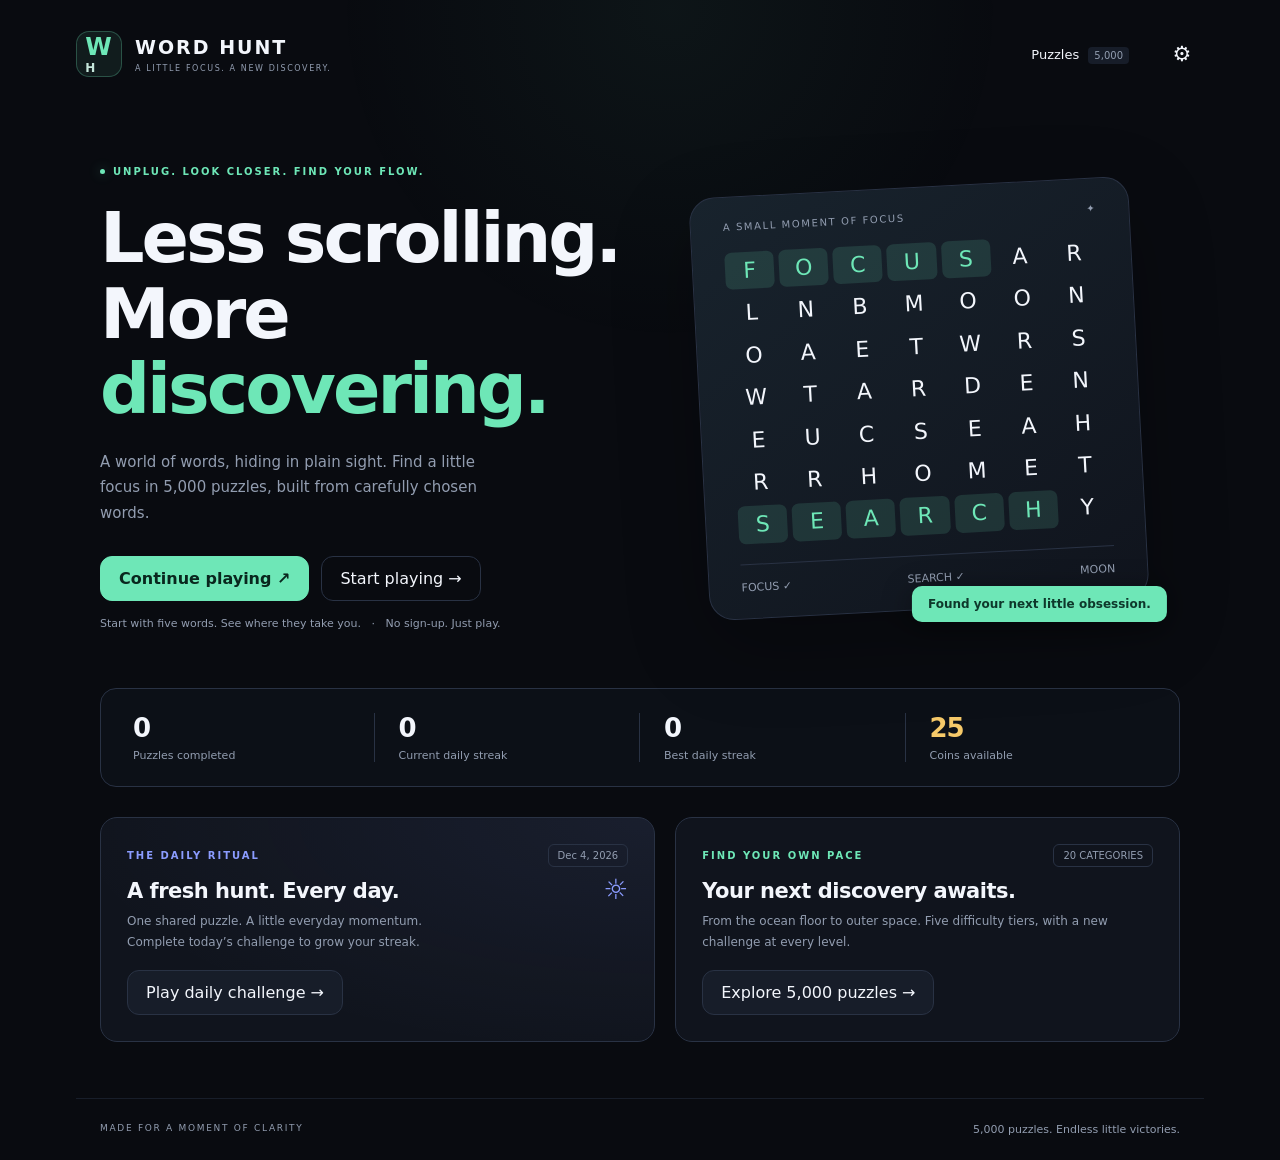
<file: index.html>
<!doctype html>
<html lang="en">
<head>
<meta charset="utf-8"><meta name="viewport" content="width=device-width,initial-scale=1,viewport-fit=cover">
<meta name="theme-color" content="#090B10"><meta name="description" content="A little focus. A new discovery. Find your flow with 5,000 word search puzzles and a fresh daily challenge.">
<title>WORD HUNT — Find your focus</title>
<link rel="icon" href="./favicon.svg" type="image/svg+xml"><link rel="stylesheet" href="./style.css">
<script defer src="./word-bank.js"></script><script defer src="./puzzle-generator.js"></script><script defer src="./validator.js"></script><script defer src="./core.js"></script><script defer src="./game.js"></script>
</head>
<body>
<div class="ambient" aria-hidden="true"></div>
<header class="site-header"><button class="brand" data-action="home" aria-label="Word Hunt home"><span class="brand-icon" aria-hidden="true">W<span>H</span></span><span>WORD HUNT<span class="brand-caption">A LITTLE FOCUS. A NEW DISCOVERY.</span></span></button><nav aria-label="Main navigation"><button data-action="browse">Puzzles <span class="nav-count">5,000</span></button><button data-action="settings" class="icon-button" aria-label="Open settings">⚙</button></nav></header>
<main id="app" tabindex="-1"></main>
<footer><span>MADE FOR A MOMENT OF CLARITY</span><span>5,000 puzzles. Endless little victories.</span></footer>
<div id="announcer" class="sr-only" role="status" aria-live="polite" aria-atomic="true"></div><div id="toast" role="status" hidden></div>
<dialog id="settings" aria-labelledby="settings-title"><div class="dialog-top"><span class="eyebrow">MAKE IT YOURS</span><button class="icon-button" data-action="close-settings" aria-label="Close settings">✕</button></div><h2 id="settings-title">Your quiet corner.</h2><label class="setting">Show timer<input type="checkbox" id="timer-setting" role="switch"></label><label class="setting">Reduce motion<input type="checkbox" id="motion-setting" role="switch"></label><div class="instructions"><h3>How to hunt</h3><p>Drag from the first letter to the last. Words run in eight directions, including backwards. Select the complete word; overlaps are welcome.</p><p><strong>Keyboard:</strong> Tab into the grid. Arrow keys move. Enter or Space starts a selection; arrows extend it; Enter or Space submits. Escape cancels.</p><p><strong>Hints:</strong> a letter costs 1 coin; a start location costs 3. Hints never finish a word. You start with 25 coins. First completions earn 20, plus 10 without hints. Daily puzzles add 30 and a streak bonus of 2–14 coins. Replays earn no extra coins.</p><p>Your progress stays in this browser. No account, payments, or tracking. Sound is not used.</p></div><div class="dialog-bottom"><span>WORD HUNT · v1.0.0</span><button class="danger" data-action="reset">Reset progress</button></div></dialog>
<dialog id="reset-dialog" aria-labelledby="reset-title"><span class="eyebrow">START FRESH</span><h2 id="reset-title">Reset all progress?</h2><p>This clears completed puzzles, daily history, coins, and saved games in this browser. It cannot be undone.</p><div class="actions"><button data-action="cancel-reset">Keep my progress</button><button class="danger" data-action="confirm-reset">Yes, reset everything</button></div></dialog>
<dialog id="pause-dialog" aria-labelledby="pause-title"><span class="eyebrow">TAKE A BREATHER</span><h2 id="pause-title">Your puzzle can wait.</h2><p>The timer is paused. Come back when you’re ready.</p><div class="actions"><button class="primary" data-action="resume">Back to the hunt →</button><button data-action="home">Home</button></div></dialog>
<noscript><p class="noscript">Please enable JavaScript to play WORD HUNT. Everything runs locally in your browser.</p></noscript>
</body></html>
</file>
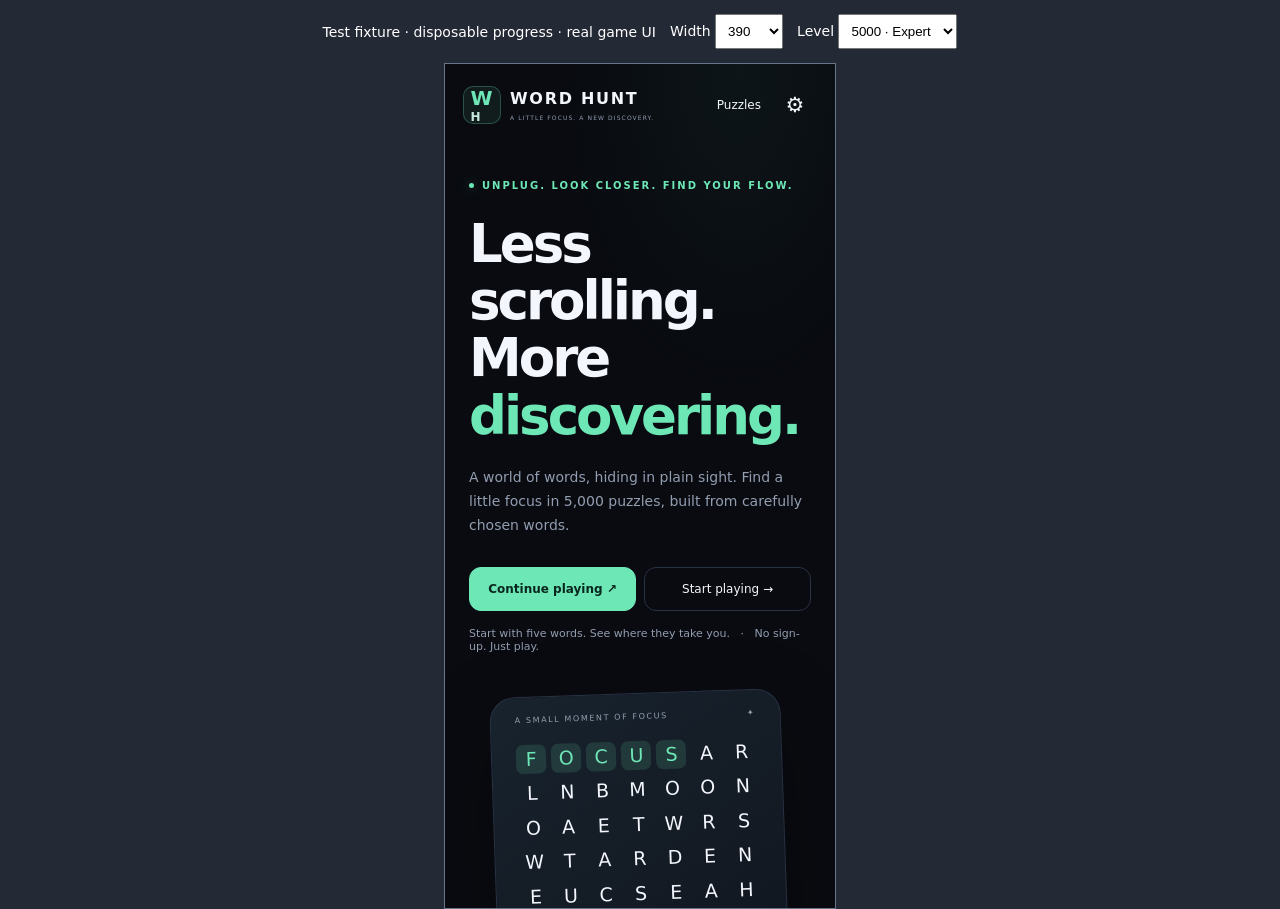
<file: tests/browser-qa.html>
<!doctype html><html lang="en"><head><meta charset="utf-8"><title>WORD HUNT responsive QA</title><style>body{margin:0;background:#242936;color:#fff;font:14px system-ui}header{display:flex;gap:14px;justify-content:center;align-items:center;padding:14px;flex-wrap:wrap}select{padding:8px}main{display:flex;justify-content:center}iframe{width:390px;height:844px;border:1px solid #68758a;background:#090b10;max-width:100%}</style></head><body><header><span>Test fixture · disposable progress · real game UI</span><label>Width <select id="width"><option>320</option><option selected>390</option><option>768</option><option>1200</option></select></label><label>Level <select id="level"><option value="1">1 · Beginner</option><option value="41">41 · Easy</option><option value="121">121 · Medium</option><option value="401">401 · Hard</option><option value="5000" selected>5000 · Expert</option></select></label></header><main><iframe title="WORD HUNT test viewport" src="./fixture.html?level=5000"></iframe></main><script src="./browser-qa.js"></script></body></html>
</file>
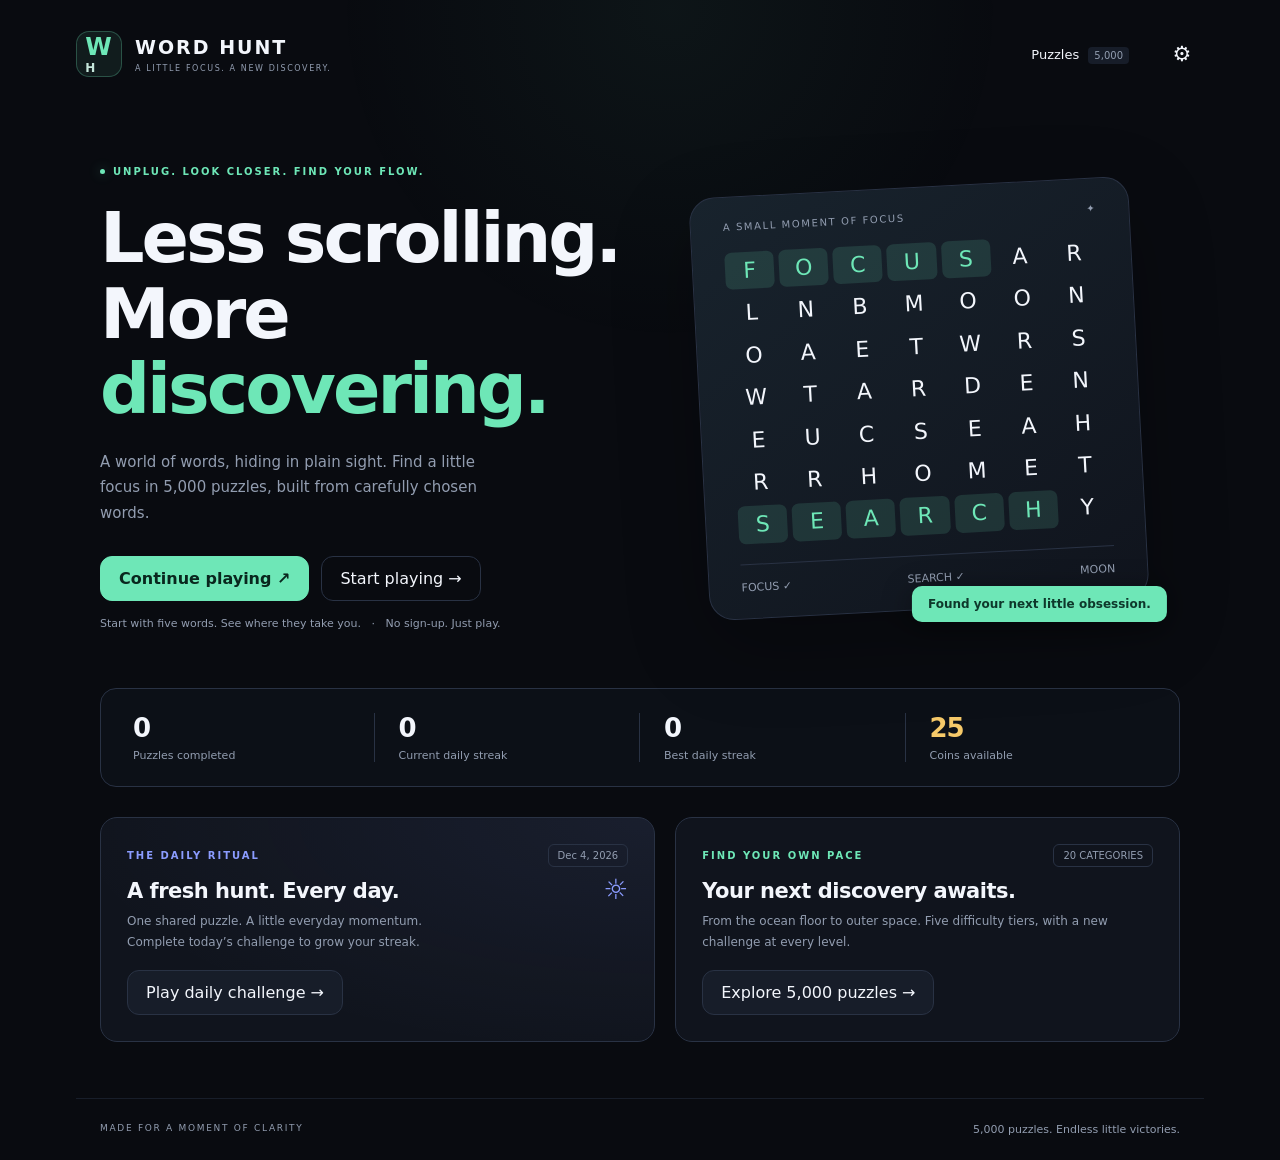
<file: tests/fixture.html>
<!doctype html>
<html lang="en">
<head>
<meta charset="utf-8"><meta name="viewport" content="width=device-width,initial-scale=1,viewport-fit=cover">
<meta name="theme-color" content="#090B10"><meta name="description" content="A little focus. A new discovery. Find your flow with 5,000 word search puzzles and a fresh daily challenge.">
<title>WORD HUNT — Find your focus</title>
<link rel="icon" href="../favicon.svg" type="image/svg+xml"><link rel="stylesheet" href="../style.css">
<script defer src="../word-bank.js"></script><script defer src="../puzzle-generator.js"></script><script defer src="../validator.js"></script><script defer src="../core.js"></script><script defer src="./fixture-bootstrap.js"></script><script defer src="../game.js"></script>
</head>
<body>
<div class="ambient" aria-hidden="true"></div>
<header class="site-header"><button class="brand" data-action="home" aria-label="Word Hunt home"><span class="brand-icon" aria-hidden="true">W<span>H</span></span><span>WORD HUNT<span class="brand-caption">A LITTLE FOCUS. A NEW DISCOVERY.</span></span></button><nav aria-label="Main navigation"><button data-action="browse">Puzzles <span class="nav-count">5,000</span></button><button data-action="settings" class="icon-button" aria-label="Open settings">⚙</button></nav></header>
<main id="app" tabindex="-1"></main>
<footer><span>MADE FOR A MOMENT OF CLARITY</span><span>5,000 puzzles. Endless little victories.</span></footer>
<div id="announcer" class="sr-only" role="status" aria-live="polite" aria-atomic="true"></div><div id="toast" role="status" hidden></div>
<dialog id="settings" aria-labelledby="settings-title"><div class="dialog-top"><span class="eyebrow">MAKE IT YOURS</span><button class="icon-button" data-action="close-settings" aria-label="Close settings">✕</button></div><h2 id="settings-title">Your quiet corner.</h2><label class="setting">Show timer<input type="checkbox" id="timer-setting" role="switch"></label><label class="setting">Reduce motion<input type="checkbox" id="motion-setting" role="switch"></label><div class="instructions"><h3>How to hunt</h3><p>Drag from the first letter to the last. Words run in eight directions, including backwards. Select the complete word; overlaps are welcome.</p><p><strong>Keyboard:</strong> Tab into the grid. Arrow keys move. Enter or Space starts a selection; arrows extend it; Enter or Space submits. Escape cancels.</p><p><strong>Hints:</strong> a letter costs 1 coin; a start location costs 3. Hints never finish a word. You start with 25 coins. First completions earn 20, plus 10 without hints. Daily puzzles add 30 and a streak bonus of 2–14 coins. Replays earn no extra coins.</p><p>Your progress stays in this browser. No account, payments, or tracking. Sound is not used.</p></div><div class="dialog-bottom"><span>WORD HUNT · v1.0.0</span><button class="danger" data-action="reset">Reset progress</button></div></dialog>
<dialog id="reset-dialog" aria-labelledby="reset-title"><span class="eyebrow">START FRESH</span><h2 id="reset-title">Reset all progress?</h2><p>This clears completed puzzles, daily history, coins, and saved games in this browser. It cannot be undone.</p><div class="actions"><button data-action="cancel-reset">Keep my progress</button><button class="danger" data-action="confirm-reset">Yes, reset everything</button></div></dialog>
<dialog id="pause-dialog" aria-labelledby="pause-title"><span class="eyebrow">TAKE A BREATHER</span><h2 id="pause-title">Your puzzle can wait.</h2><p>The timer is paused. Come back when you’re ready.</p><div class="actions"><button class="primary" data-action="resume">Back to the hunt →</button><button data-action="home">Home</button></div></dialog>
<noscript><p class="noscript">Please enable JavaScript to play WORD HUNT. Everything runs locally in your browser.</p></noscript>
</body></html>
</file>
<file: style.css>
:root{color-scheme:dark;--bg:#090B10;--secondary:#10141D;--card:#171D29;--border:#293244;--text:#F3F6FC;--muted:#929DB0;--mint:#6EE7B7;--purple:#8B9CFF;--gold:#F6C969;--error:#FF657A;font-family:Inter,ui-sans-serif,system-ui,-apple-system,BlinkMacSystemFont,"Segoe UI",sans-serif;font-synthesis:none}*{box-sizing:border-box}body{margin:0;background:var(--bg);color:var(--text);min-height:100dvh}button,input,select{font:inherit}button{cursor:pointer;color:inherit;background:var(--card);border:1px solid var(--border);border-radius:12px;padding:12px 18px;min-height:44px;transition:background .18s,transform .18s,border-color .18s}button:hover:not(:disabled){background:#222c3c;border-color:#4b5e77}button:active:not(:disabled){transform:translateY(1px)}button:disabled{opacity:.4;cursor:default}button:focus-visible,a:focus-visible,input:focus-visible,select:focus-visible{outline:3px solid var(--purple);outline-offset:4px}button.primary{background:var(--mint);border-color:var(--mint);color:#09271e;font-weight:750}button.primary:hover{background:#9af1d0}button.secondary{background:transparent}button.text{background:transparent;border-color:transparent;padding:8px 0;color:var(--muted)}button.danger{color:var(--error);background:transparent}.icon-button{width:44px;padding:8px;font-size:21px}.ambient{position:fixed;pointer-events:none;z-index:-1;width:700px;height:700px;max-width:100vw;top:-340px;left:25%;background:radial-gradient(ellipse,#6ee7b70c,transparent 68%);animation:breathe 14s ease-in-out infinite alternate}.site-header{height:108px;max-width:1200px;padding:0 36px;margin:auto;display:flex;align-items:center;justify-content:space-between;gap:12px}.brand{display:flex;align-items:center;gap:13px;padding:0;border:0;background:none!important;text-align:left;font-size:19px;font-weight:800;letter-spacing:2px}.brand-icon{display:grid;place-content:center;position:relative;width:46px;height:46px;background:#6ee7b714;border:1px solid #6ee7b744;border-radius:13px;font-size:24px;color:var(--mint);font-weight:600;letter-spacing:-4px;padding-right:5px}.brand-icon span{font-size:12px;color:#c6e7db}.brand-caption{display:block;color:var(--muted);font-size:8px;letter-spacing:1.6px;margin-top:6px;font-weight:500}nav{display:flex;align-items:center;gap:12px}nav button{background:none;border-color:transparent;font-size:13px}.nav-count{font-size:10px;padding:3px 6px;background:var(--card);color:var(--muted);border-radius:4px;margin-left:5px}main{max-width:1128px;margin:auto;padding:32px 24px 56px;min-height:calc(100dvh - 181px)}main:focus{outline:0}footer{max-width:1128px;padding:24px;margin:auto;display:flex;justify-content:space-between;border-top:1px solid #29324480;color:var(--muted);font-size:11px;gap:12px}footer span:first-child{font-size:9px;letter-spacing:1.7px}.eyebrow{font-size:10px;letter-spacing:2px;color:var(--mint);font-weight:650}.muted{color:var(--muted)}h1,h2,h3,p{margin-top:0}h1{font-size:clamp(40px,5.5vw,70px);line-height:1.08;letter-spacing:-3px;margin-bottom:22px;font-weight:650}h1 em{font-style:normal;color:var(--mint)}h2{font-size:30px;letter-spacing:-1px;font-weight:600}h3{font-size:17px;font-weight:600}p{color:var(--muted);line-height:1.7;font-size:14px}.hero{display:grid;grid-template-columns:1.1fr 1fr;align-items:center;gap:70px;padding:26px 0 48px}.hero-copy>.eyebrow{display:flex;align-items:center;gap:8px;margin-bottom:24px}.live-dot{width:5px;height:5px;border-radius:50%;background:var(--mint);box-shadow:0 0 12px #6ee7b76b}.hero p{max-width:390px;font-size:15px}.actions{display:flex;gap:12px;flex-wrap:wrap;margin:24px 0 0}.hero .actions{margin-top:30px}.microcopy{font-size:11px;color:var(--muted);margin-top:16px}.preview{background:linear-gradient(145deg,#18232d,#10141D);border:1px solid var(--border);border-radius:25px;padding:24px 32px;transform:rotate(-3deg);box-shadow:0 28px 80px #0004;position:relative;max-width:440px}.preview-head{display:flex;justify-content:space-between;font-size:10px;letter-spacing:1.6px;color:var(--muted);margin-bottom:20px}.preview-grid{display:grid;grid-template-columns:repeat(7,1fr);gap:5px;font-size:22px;line-height:1.7;text-align:center;font-weight:500}.preview-grid span{border-radius:7px}.preview-grid .demo-found{color:var(--mint);background:#6ee7b722}.preview-bottom{border-top:1px solid var(--border);padding-top:16px;margin-top:20px;display:flex;justify-content:space-between;font-size:11px;color:var(--muted)}.preview-note{position:absolute;right:-18px;bottom:-19px;transform:rotate(3deg);background:var(--mint);border-radius:10px;color:#0e382b;padding:11px 16px;font-size:12px;font-weight:650;box-shadow:0 6px 30px #0006}.stats{display:grid;grid-template-columns:repeat(4,1fr);border:1px solid var(--border);border-radius:16px;padding:24px 8px;background:#10141D99;margin:10px 0 30px}.stat{padding:0 24px;border-right:1px solid var(--border)}.stat:last-child{border:0}.stat strong{display:block;font-size:26px;font-weight:550;letter-spacing:-1px}.stat span{display:block;font-size:11px;color:var(--muted);margin-top:6px}.gold{color:var(--gold)}.home-cards{display:grid;grid-template-columns:1.1fr 1fr;gap:20px}.card{padding:26px;border:1px solid var(--border);border-radius:17px;background:var(--secondary)}.card h3{margin:12px 0 8px;font-size:21px;letter-spacing:-.5px}.card p{font-size:12px;margin-bottom:18px}.card-line{display:flex;justify-content:space-between;align-items:center;gap:16px}.daily-card{background:radial-gradient(ellipse at 100% 0,#8b9cff13,transparent 75%),var(--secondary)}.purple{color:var(--purple)}.card-icon{font-size:28px;color:var(--purple)}.page-heading{display:flex;justify-content:space-between;align-items:end;margin-bottom:26px;gap:16px}.page-heading h2{margin:10px 0 0}.filters{display:flex;gap:12px;flex-wrap:wrap;margin-bottom:24px}input,select{color:var(--text);border:1px solid var(--border);background:var(--secondary);border-radius:10px;padding:12px;min-height:44px;max-width:100%}.filters label{display:flex;flex-direction:column;gap:7px;color:var(--muted);font-size:11px}.filters input{width:140px}.level-list{display:grid;grid-template-columns:repeat(4,1fr);gap:12px}.level-card{text-align:left;padding:20px;background:var(--secondary);position:relative}.level-card strong{font-size:24px;font-weight:550;display:block;margin-bottom:14px}.level-card small{display:block;color:var(--muted);font-size:11px;margin-top:5px}.level-card .level-status{position:absolute;right:16px;top:20px;color:var(--mint);font-size:12px}.pagination{display:flex;align-items:center;justify-content:center;gap:20px;margin-top:24px;font-size:12px;color:var(--muted)}.pill{border:1px solid var(--border);border-radius:6px;padding:5px 9px;font-size:10px;white-space:nowrap;color:var(--muted)}.game-top{display:flex;justify-content:space-between;align-items:center;gap:16px;margin-bottom:24px}.game-top h2{font-size:26px;margin:4px 0 0}.game-meta{display:flex;gap:10px;align-items:center;font-size:11px;color:var(--muted)}.game-layout{display:grid;grid-template-columns:minmax(0,1fr) 270px;gap:26px;align-items:start;max-width:900px;margin:auto}.board-card{padding:22px;background:var(--secondary);border:1px solid var(--border);border-radius:20px;position:relative}.board-bar{display:flex;justify-content:space-between;margin:0 3px 18px;color:var(--muted);font-size:11px;font-variant-numeric:tabular-nums}.board-bar strong{color:var(--gold);font-weight:500}.grid{display:grid;grid-template-columns:repeat(var(--n),minmax(0,1fr));aspect-ratio:1;touch-action:none;user-select:none;-webkit-user-select:none;gap:3px;position:relative;outline:none}.cell{display:grid;place-items:center;min-width:0;min-height:0;padding:0;border-radius:7px;background:transparent;border:1px solid transparent;font-size:clamp(13px,2.2vw,23px);font-weight:550;position:relative;touch-action:none;color:#d9e2ee;transition:background .15s,color .15s}.cell:hover:not(:disabled){background:#ffffff09;border-color:transparent}.cell.found{background:color-mix(in srgb,var(--found-color,var(--mint)) 17%,transparent);color:var(--found-color,var(--mint));border-color:color-mix(in srgb,var(--found-color,var(--mint)) 28%,transparent)}.cell.multi{box-shadow:inset 0 0 0 2px #f6c96966}.cell.selected{background:var(--mint)!important;color:#0d3426!important;border-color:var(--mint)!important;box-shadow:0 0 15px #6ee7b733}.cell.hint{animation:hintpulse .8s ease-in-out infinite alternate;background:#f6c96933;border-color:var(--gold);color:var(--gold)}.grid.invalid{animation:shake .22s}.selection-label{height:22px;text-align:center;color:var(--mint);letter-spacing:4px;font-size:13px;margin-top:14px;font-weight:600}.board-help{text-align:center;font-size:10px;color:var(--muted);margin:12px 0 0}.word-panel{padding:24px 20px}.word-panel h3{margin:0;font-size:15px}.progress-label{display:flex;justify-content:space-between;font-size:11px;color:var(--muted);margin-top:10px}.progress-track{height:4px;background:var(--border);border-radius:4px;margin:12px 0 22px;overflow:hidden}.progress-fill{height:100%;background:var(--mint);transition:width .3s}.word-list{display:flex;flex-wrap:wrap;gap:8px;list-style:none;margin:0 0 24px;padding:0}.word-list li{padding:7px 9px;background:var(--card);border:1px solid var(--border);border-radius:7px;font-size:11px;letter-spacing:.5px;max-width:100%;overflow-wrap:anywhere}.word-list li.done{color:var(--mint);border-color:#6ee7b73d;text-decoration:line-through;background:#6ee7b70b}.hint-section{border-top:1px solid var(--border);padding-top:18px}.hint-heading{display:flex;justify-content:space-between;align-items:center;font-size:11px;margin-bottom:12px;color:var(--muted)}.hint-section button{display:flex;justify-content:space-between;gap:5px;align-items:center;width:100%;margin-top:8px;font-size:12px;padding:11px}.hint-section small{font-size:10px;color:var(--gold)}.hint-note{font-size:10px;line-height:1.5;margin:12px 0 0;color:var(--muted)}.completion{max-width:660px;margin:24px auto;text-align:center}.success-art{width:82px;height:82px;display:grid;place-content:center;font-size:34px;background:#6ee7b711;border:1px solid #6ee7b744;color:var(--mint);border-radius:24px;margin:0 auto 24px;animation:appear .6s}.stars{color:var(--gold);font-size:30px;letter-spacing:9px;margin:16px 0 22px}.stars .empty{color:var(--border)}.completion h1{font-size:47px;letter-spacing:-2px;margin:12px 0}.completion .stats{text-align:left;grid-template-columns:repeat(3,1fr)}.completion .actions{justify-content:center}.reward{color:var(--gold);font-size:13px}.completion .card{margin:26px 0}dialog{width:min(540px,calc(100% - 32px));background:var(--secondary);color:var(--text);border:1px solid var(--border);border-radius:20px;padding:30px;max-height:85dvh;box-shadow:0 30px 120px #0008}dialog::backdrop{background:#000a;backdrop-filter:blur(8px)}.dialog-top{display:flex;justify-content:space-between;align-items:center;margin-bottom:10px}.setting{display:flex;align-items:center;justify-content:space-between;padding:18px 0;border-bottom:1px solid var(--border);font-size:14px}.setting input{width:22px;height:22px;min-height:22px;accent-color:var(--mint)}.instructions{padding-top:24px}.instructions p{font-size:12px}.dialog-bottom{border-top:1px solid var(--border);padding-top:14px;display:flex;align-items:center;justify-content:space-between;font-size:10px;color:var(--muted);gap:10px}.dialog-bottom button{font-size:11px}#toast{position:fixed;left:50%;bottom:24px;transform:translateX(-50%);z-index:30;background:#253448;color:var(--text);border:1px solid #567086;border-radius:12px;padding:14px 22px;font-size:13px;max-width:calc(100% - 32px);box-shadow:0 6px 25px #0007}.sr-only{position:absolute;width:1px;height:1px;margin:-1px;padding:0;overflow:hidden;clip:rect(0,0,0,0);white-space:nowrap;border:0}.noscript{text-align:center;padding:20px}.reduced-motion *, .reduced-motion *::before{animation:none!important;transition:none!important;scroll-behavior:auto!important}@keyframes breathe{to{transform:translateY(60px) scale(1.2)}}@keyframes hintpulse{to{box-shadow:inset 0 0 0 2px var(--gold)}}@keyframes appear{from{opacity:0;transform:scale(.8)}to{opacity:1;transform:scale(1)}}@keyframes shake{25%{transform:translateX(-3px)}75%{transform:translateX(3px)}}@media(prefers-reduced-motion:reduce){*,*::before{animation:none!important;transition:none!important;scroll-behavior:auto!important}}@media(min-width:1100px){.grid[style*="15"] .cell{font-size:20px}}@media(max-width:800px){.site-header{padding:0 24px;height:88px}.hero{gap:30px}.hero h1{font-size:46px}.preview{padding:20px;transform:rotate(-2deg)}.preview-grid{font-size:18px}.hero .actions{flex-direction:column;align-items:stretch}.home-cards{grid-template-columns:1fr 1fr}.stat{padding:0 16px}.game-layout{grid-template-columns:minmax(0,1fr) 220px;gap:16px}.board-card{padding:14px}.word-panel{padding:20px 16px}.level-list{grid-template-columns:repeat(3,1fr)}}@media(max-width:600px){.site-header{height:82px;padding:0 18px}.brand{font-size:16px;letter-spacing:1.7px;gap:9px}.brand-caption{font-size:6px;letter-spacing:1.1px}.brand-icon{width:38px;height:38px;font-size:20px;border-radius:10px}nav{gap:3px}nav button{padding:8px;font-size:12px}.nav-count{display:none}main{padding:18px 16px 32px}.hero{grid-template-columns:1fr;gap:40px;padding:16px 8px 40px}.hero h1{font-size:53px}.hero p{font-size:14px}.hero .actions{flex-direction:row;gap:8px}.hero .actions button{font-size:12px;flex:1;padding:13px 9px}.preview{width:85%;margin:0 auto;padding:18px 24px}.preview-grid{font-size:19px;line-height:1.55}.preview-head{font-size:8px}.preview-note{font-size:10px}.stats{padding:18px 0;margin-bottom:20px}.stat{padding:0 12px}.stat strong{font-size:22px}.stat span{font-size:9px;line-height:1.5}.home-cards{grid-template-columns:1fr;gap:12px}.card{padding:22px}footer{flex-direction:column;padding:20px 24px;font-size:10px}.level-list{grid-template-columns:repeat(2,1fr);gap:10px}.level-card{padding:16px}.level-card strong{font-size:22px}.page-heading{align-items:center}.page-heading h2{font-size:26px}.page-heading button{font-size:12px;padding:12px}.filters{gap:8px}.filters label{flex:1}.filters select{width:100%;font-size:12px;padding:12px 8px}.filters input{width:100px}.game-layout{grid-template-columns:1fr;gap:14px}.game-top{margin-bottom:16px;gap:8px}.game-top h2{font-size:22px}.game-meta{gap:6px;flex-wrap:wrap}.game-meta>.pill{padding:4px 7px;font-size:9px}.board-card{padding:12px 9px;border-radius:14px}.board-bar{margin:2px 6px 12px}.cell{font-size:clamp(14px,3.8vw,19px);border-radius:5px}.grid{gap:1px}.word-panel{padding:18px}.word-list{margin-bottom:18px;gap:6px}.word-list li{font-size:10px;padding:6px 8px}.progress-track{margin:10px 0 16px}.hint-section{display:grid;grid-template-columns:1fr 1fr;gap:8px;padding-top:14px}.hint-heading{grid-column:1/-1;margin-bottom:0}.hint-section button{margin:0;font-size:11px}.hint-note{grid-column:1/-1;margin:0}.board-help{font-size:9px}.selection-label{margin-top:8px;height:19px}.completion{margin:20px auto}.completion h1{font-size:37px}.completion .stats .stat{padding:0 16px}dialog{padding:24px}.filters label:last-child{flex-basis:100%}.filters label:last-child input{width:100%}.word-list li.done::after{content:' ✓'} .game-top .icon-button{font-size:16px}.game-top>button:first-child{padding:8px 10px;font-size:11px}}
</file>
